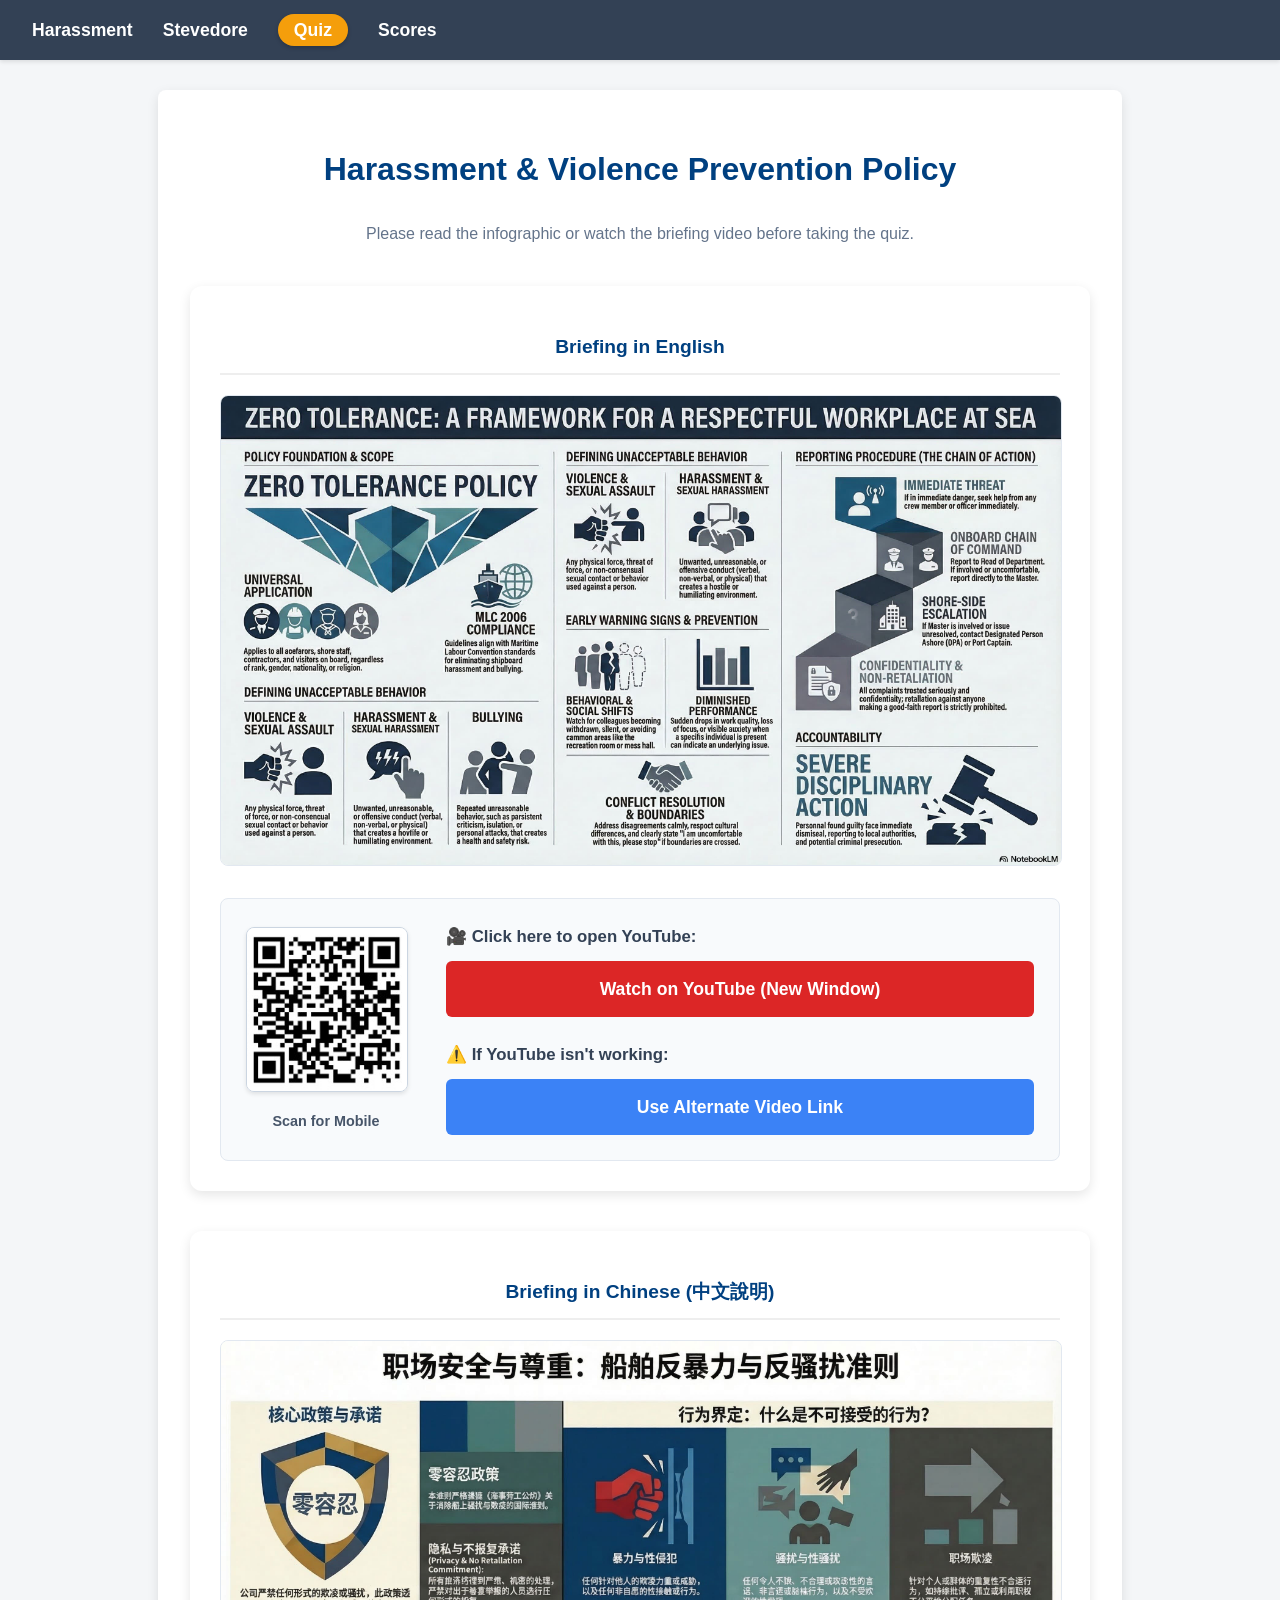
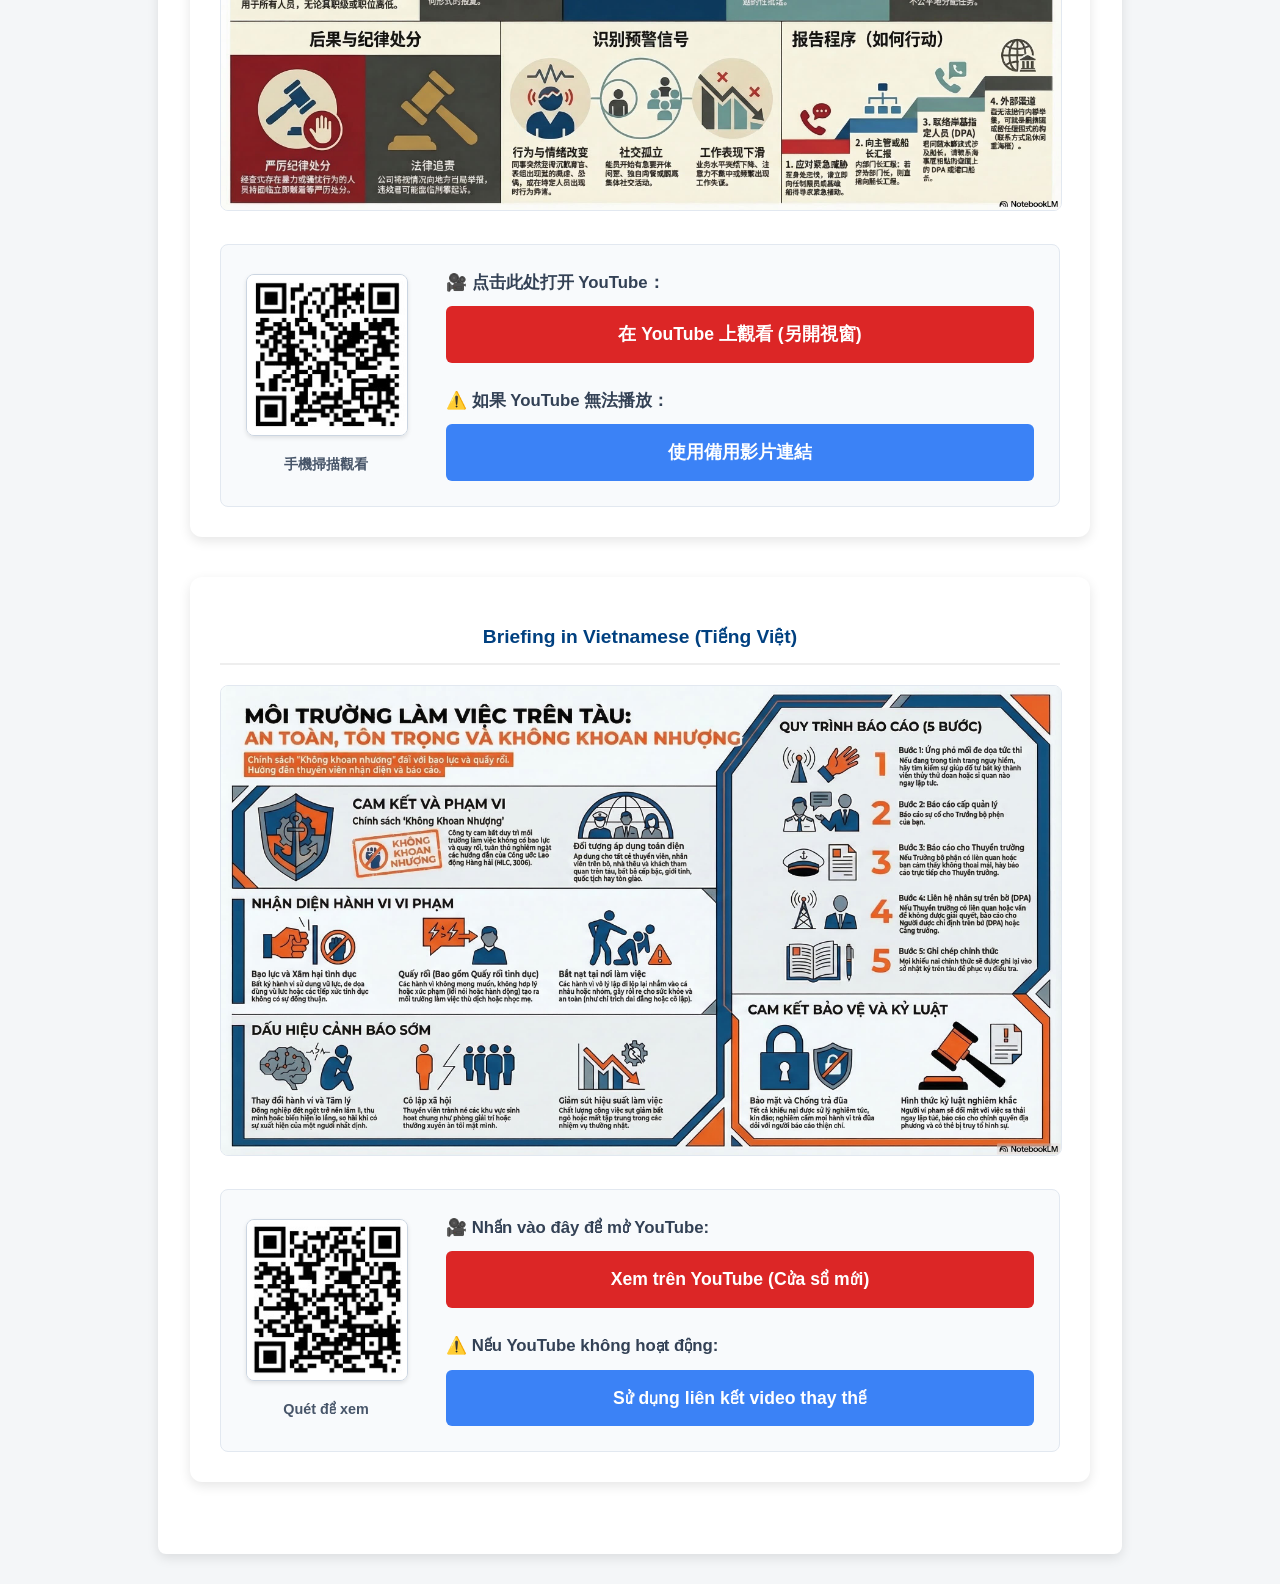
<file: index.html>
<!DOCTYPE html>
<html lang="zh-TW">
<head>
    <meta charset="UTF-8">
    <meta name="viewport" content="width=device-width, initial-scale=1.0">
    <title>Harassment - Ship Briefing</title>
    <link rel="stylesheet" href="style.css">
    <style>
        nav {
            position: sticky !important;
            top: 0 !important;
            z-index: 1000 !important;
        }
        
        /* 頁面主要內容區域 */
        .content-section {
            background: #fff;
            padding: 30px;
            border-radius: 12px;
            box-shadow: 0 4px 12px rgba(0,0,0,0.1);
            margin-bottom: 40px;
        }
        .content-section h2 {
            color: #004080;
            border-bottom: 2px solid #eee;
            padding-bottom: 10px;
            margin-bottom: 20px;
            text-align: center;
        }

        /* 資訊圖表樣式 */
        .info-img {
            width: 100%;
            height: auto;
            border-radius: 8px;
            margin-bottom: 25px;
            border: 1px solid #e2e8f0;
        }

        /* 底部控制區塊 (QR Code + 按鈕) */
        .bottom-controls {
            display: flex;
            align-items: center;
            gap: 40px;
            background: #f8fafc;
            padding: 25px;
            border-radius: 8px;
            border: 1px solid #e2e8f0;
        }

        /* 左側 QR Code */
        .qr-container {
            flex: 0 0 160px; /* 固定寬度 */
            text-align: center;
        }
        .qr-container img {
            width: 100%;
            height: auto;
            border-radius: 8px;
            box-shadow: 0 2px 4px rgba(0,0,0,0.1);
            border: 1px solid #cbd5e1;
        }
        .qr-container span {
            display: block;
            margin-top: 10px;
            font-size: 0.9rem;
            color: #475569;
            font-weight: bold;
        }

        /* 右側按鈕連結區 */
        .links-container {
            flex: 1;
            display: flex;
            flex-direction: column;
            gap: 15px;
        }
        .links-container p {
            margin: 0 0 -5px 0; /* 微調與按鈕的間距 */
            color: #334155;
            font-weight: 600;
            font-size: 1.05rem;
        }

        /* 按鈕共用樣式 */
        .action-link {
            display: inline-block;
            padding: 14px 20px;
            border-radius: 6px;
            text-decoration: none;
            font-weight: bold;
            text-align: center;
            transition: 0.2s;
            font-size: 1.1rem;
        }
        /* YouTube 按鈕 */
        .yt-link {
            background: #dc2626; /* YouTube 紅色 */
            color: white;
        }
        .yt-link:hover {
            background: #b91c1c;
            color: white;
            text-decoration: none;
            box-shadow: 0 4px 6px rgba(220, 38, 38, 0.3);
        }
        /* 替代網頁按鈕 */
        .alt-link {
            background: #3b82f6; /* 穩定的藍色 */
            color: white;
        }
        .alt-link:hover {
            background: #2563eb;
            color: white;
            text-decoration: none;
            box-shadow: 0 4px 6px rgba(59, 130, 246, 0.3);
        }

        /* 響應式設計：手機版時改為上下排列 */
        @media (max-width: 768px) {
            .bottom-controls {
                flex-direction: column;
                text-align: center;
                gap: 20px;
            }
            .qr-container { flex: 0 0 140px; }
            .links-container { width: 100%; }
        }
    </style>
</head>
<body>
    <nav>
        <ul>
            <li><a href="index.html">Harassment</a></li>
            <li><a href="stevedore.html">Stevedore</a></li>
            <li><a href="quiz.html" class="quiz-btn">Quiz</a></li>
            <li><a href="scores.html">Scores</a></li>
        </ul>
    </nav>
    
    <main>
        <h1 style="color: #004080; border-bottom: none; margin-bottom: 10px;">Harassment & Violence Prevention Policy</h1>
        <p style="text-align: center; color: #64748b; margin-bottom: 40px;">Please read the infographic or watch the briefing video before taking the quiz.</p>
        
        <div class="content-section">
            <h2>Briefing in English</h2>
            <img src="H-E.jpg" alt="English Infographic" class="info-img">
            
            <div class="bottom-controls">
                <div class="qr-container">
                    <img src="QR-E.jpg" alt="Scan QR to watch">
                    <span>Scan for Mobile</span>
                </div>
                <div class="links-container">
                    <p>🎥 Click here to open YouTube:</p>
                    <a href="https://www.youtube.com/watch?v=yP80RVxIHP4" target="_blank" class="action-link yt-link">Watch on YouTube (New Window)</a>
                    
                    <p style="margin-top: 10px;">⚠️ If YouTube isn't working:</p>
                    <a href="https://briefing-gd.vercel.app/" target="_self" class="action-link alt-link">Use Alternate Video Link</a>
                </div>
            </div>
        </div>

        <div class="content-section">
            <h2>Briefing in Chinese (中文說明)</h2>
            <img src="H-C.jpg" alt="Chinese Infographic" class="info-img">
            
            <div class="bottom-controls">
                <div class="qr-container">
                    <img src="QR-C.jpg" alt="Scan QR to watch">
                    <span>手機掃描觀看</span>
                </div>
                <div class="links-container">
                    <p>🎥 点击此处打开 YouTube：</p>
                    <a href="https://www.youtube.com/watch?v=OuN2ApAGF8M" target="_blank" class="action-link yt-link">在 YouTube 上觀看 (另開視窗)</a>
                    
                    <p style="margin-top: 10px;">⚠️ 如果 YouTube 無法播放：</p>
                    <a href="https://briefing-gd.vercel.app/" target="_self" class="action-link alt-link">使用備用影片連結</a>
                </div>
            </div>
        </div>

        <div class="content-section">
            <h2>Briefing in Vietnamese (Tiếng Việt)</h2>
            <img src="H-V.jpg" alt="Vietnamese Infographic" class="info-img">
            
            <div class="bottom-controls">
                <div class="qr-container">
                    <img src="QR-V.jpg" alt="Scan QR to watch">
                    <span>Quét để xem</span>
                </div>
                <div class="links-container">
                    <p>🎥 Nhấn vào đây để mở YouTube:</p>
                    <a href="https://www.youtube.com/watch?v=7myuZBi0_0k" target="_blank" class="action-link yt-link">Xem trên YouTube (Cửa sổ mới)</a>
                    
                    <p style="margin-top: 10px;">⚠️ Nếu YouTube không hoạt động:</p>
                    <a href="https://briefing-gd.vercel.app/" target="_self" class="action-link alt-link">Sử dụng liên kết video thay thế</a>
                </div>
            </div>
        </div>
    </main>
</body>
</html>
</file>
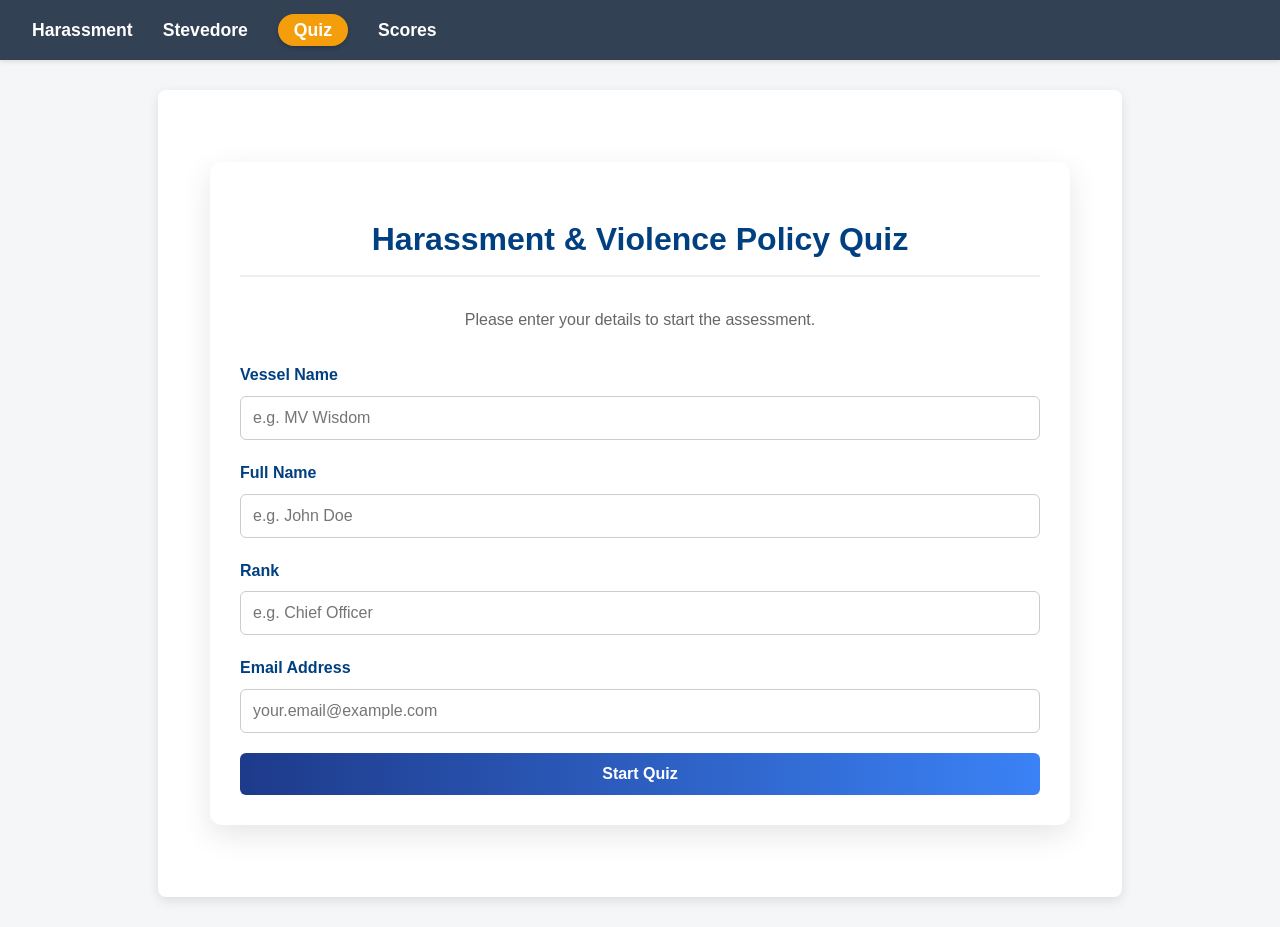
<file: quiz.html>
<!DOCTYPE html>
<html lang="en">
<head>
    <meta charset="UTF-8">
    <meta name="viewport" content="width=device-width, initial-scale=1.0">
    <title>Quiz - Ship Briefing</title>
    <link rel="stylesheet" href="style.css">
    <style>
        /* Quiz 專屬科技感樣式 */
        .quiz-container { max-width: 800px; margin: 40px auto; background: #fff; padding: 30px; border-radius: 12px; box-shadow: 0 10px 30px rgba(0,0,0,0.1); }
        .form-group { margin-bottom: 20px; }
        .form-group label { display: block; margin-bottom: 8px; font-weight: bold; color: #004080; }
        .form-group input { width: 100%; padding: 12px; border: 1px solid #ccc; border-radius: 6px; box-sizing: border-box; font-size: 16px; }
        .btn { background: linear-gradient(90deg, #1e3a8a 0%, #3b82f6 100%); color: white; border: none; padding: 12px 24px; font-size: 16px; border-radius: 6px; cursor: pointer; transition: 0.3s; display: block; width: 100%; font-weight: bold; }
        .btn:hover { opacity: 0.9; box-shadow: 0 4px 12px rgba(59, 130, 246, 0.4); }
        .btn:disabled { background: #94a3b8; cursor: not-allowed; box-shadow: none; }
        
        /* 題目排版 */
        .question-block { margin-bottom: 40px; padding-bottom: 20px; border-bottom: 1px solid #eee; }
        .question-text { font-size: 1.15rem; font-weight: bold; margin-bottom: 20px; color: #1e3a8a; line-height: 1.5; }
        .lang-sub-q { display: block; font-size: 0.95rem; color: #555; font-weight: normal; margin-top: 4px; }
        .options-list { display: flex; flex-direction: column; gap: 12px; }
        .option-item { display: flex; align-items: flex-start; background: #f8fafc; border: 1px solid #e2e8f0; padding: 16px; border-radius: 8px; cursor: pointer; transition: 0.2s; }
        .option-item:hover { background: #e0f2fe; border-color: #7dd3fc; }
        .option-item input[type="radio"] { margin-top: 5px; margin-right: 15px; transform: scale(1.2); cursor: pointer; }
        .option-text-container { display: flex; flex-direction: column; gap: 4px; }
        .lang-en { font-weight: 600; color: #333; font-size: 1.05rem; }
        .lang-sub-opt { font-size: 0.9rem; color: #64748b; }

        /* 結果與載入畫面 */
        #result-screen { display: none; text-align: center; padding: 40px 20px; }
        .score-display { font-size: 3.5rem; color: #004080; font-weight: bold; margin: 20px 0; }
        .success-msg { color: #15803d; font-size: 1.2rem; margin-top: 20px; font-weight: 500; }
        .info-msg { color: #64748b; margin-top: 10px; }
        
        #loading-screen { display: none; text-align: center; padding: 50px; }
        .spinner { border: 4px solid #f3f3f3; border-top: 4px solid #3b82f6; border-radius: 50%; width: 40px; height: 40px; animation: spin 1s linear infinite; margin: 0 auto 20px; }
        @keyframes spin { 0% { transform: rotate(0deg); } 100% { transform: rotate(360deg); } }

        nav { position: sticky !important; top: 0 !important; z-index: 1000 !important; }
        .hidden { display: none !important; }
    </style>
</head>
<body>
    <nav>
        <ul>
            <li><a href="index.html">Harassment</a></li>
            <li><a href="stevedore.html">Stevedore</a></li>
            <li><a href="quiz.html" class="quiz-btn">Quiz</a></li>
            <li><a href="scores.html">Scores</a></li>
        </ul>
    </nav>
    
    <main>
        <div class="quiz-container">
            <div id="info-screen">
                <h1 style="color: #004080; text-align: center;">Harassment & Violence Policy Quiz</h1>
                <p style="text-align: center; color: #666; margin-bottom: 30px;">Please enter your details to start the assessment.</p>
                
                <div class="form-group"><label>Vessel Name</label><input type="text" id="vesselName" required placeholder="e.g. MV Wisdom"></div>
                <div class="form-group"><label>Full Name</label><input type="text" id="userName" required placeholder="e.g. John Doe"></div>
                <div class="form-group"><label>Rank</label><input type="text" id="userRank" required placeholder="e.g. Chief Officer"></div>
                <div class="form-group"><label>Email Address</label><input type="email" id="userEmail" required placeholder="your.email@example.com"></div>
                <button class="btn" onclick="startQuiz()">Start Quiz</button>
            </div>

            <div id="quiz-screen" class="hidden">
                <div id="quiz-content"></div>
                <button class="btn" id="submit-btn" onclick="submitQuiz()" style="margin-top: 20px;">Submit Answers</button>
            </div>

            <div id="loading-screen" class="hidden">
                <div class="spinner"></div>
                <h2 style="color:#1e3a8a;">Submitting your test...</h2>
                <p style="color:#64748b;">Please wait, your score is being calculated and saved.</p>
            </div>

            <div id="result-screen" class="hidden">
                <h1>Assessment Completed!</h1>
                <div class="score-display"><span id="final-score">0</span>%</div>
                <p class="success-msg">Your result has been successfully recorded and the report has been sent.</p>
                <p class="info-msg">You can check your detailed review in your Email, or view all records on the <a href="scores.html" style="color:#3b82f6; text-decoration:underline;">Scores page</a>.</p>
                
                <button class="btn" onclick="location.reload()" style="margin-top: 30px; width: auto; padding: 10px 30px; margin: 40px auto 0;">Take Another Quiz</button>
            </div>
        </div>
    </main>

    <script>
        // ⭐ 將這裡替換成您部署 GAS 後取得的 Web App URL ⭐
        const GAS_URL = "https://script.google.com/macros/s/AKfycbz8WbXiYWBihL9L_gqElxeHRVEUbt3jaDm0k-Xjwvf00pKn_ZWTSjAeMg3Bn6UAlT_dvQ/exec"; 

        let allQuestions = [];
        let selectedQuestions = [];
        let userInfo = {};

        window.onload = async () => {
            try {
                const response = await fetch('./harassment.json');
                allQuestions = await response.json();
            } catch (error) {
                console.error("Failed to load questions", error);
                alert("Error loading quiz data. Please check the network.");
            }
        };

        function startQuiz() {
            userInfo = {
                vessel: document.getElementById('vesselName').value.trim(),
                name: document.getElementById('userName').value.trim(),
                rank: document.getElementById('userRank').value.trim(),
                email: document.getElementById('userEmail').value.trim()
            };
            if(!userInfo.vessel || !userInfo.name || !userInfo.rank || !userInfo.email) {
                alert("Please fill in all fields."); return;
            }
            selectedQuestions = allQuestions.sort(() => 0.5 - Math.random()).slice(0, 10);
            renderQuiz();
            document.getElementById('info-screen').classList.add('hidden');
            document.getElementById('quiz-screen').classList.remove('hidden');
        }

        function renderQuiz() {
            const container = document.getElementById('quiz-content');
            container.innerHTML = '';
            selectedQuestions.forEach((q, index) => {
                const block = document.createElement('div');
                block.className = 'question-block';
                let optionsHtml = '';
                q.options.forEach((opt, optIndex) => {
                    optionsHtml += `<label class="option-item"><input type="radio" name="q${index}" value="${optIndex}"><div class="option-text-container"><span class="lang-en">${opt.en}</span><span class="lang-sub-opt">${opt['zh-CN']}</span><span class="lang-sub-opt">${opt['vi']}</span></div></label>`;
                });
                block.innerHTML = `<div class="question-text">${index + 1}. ${q.question.en}<span class="lang-sub-q">${q.question['zh-CN']}</span><span class="lang-sub-q">${q.question['vi']}</span></div><div class="options-list">${optionsHtml}</div>`;
                container.appendChild(block);
            });
        }

        async function submitQuiz() {
            let score = 0;
            let reviewText = ""; 

            for (let i = 0; i < selectedQuestions.length; i++) {
                const selectedOption = document.querySelector(`input[name="q${i}"]:checked`);
                if (!selectedOption) { alert(`Please answer question ${i + 1}`); return; }
                
                const answerIndex = parseInt(selectedOption.value);
                const q = selectedQuestions[i];
                const isCorrect = answerIndex === q.correct_answer_index;
                if (isCorrect) score += 10;

                reviewText += `Q${i+1}: ${q.question.en}\n`;
                reviewText += `Your Answer: ${q.options[answerIndex].en}\n`;
                if (!isCorrect) reviewText += `Correct Answer: ${q.options[q.correct_answer_index].en}\n`;
                reviewText += `Result: ${isCorrect ? "✅ Correct" : "❌ Incorrect"}\n\n`;
            }

            // 顯示載入畫面，隱藏按鈕防連點
            document.getElementById('quiz-screen').classList.add('hidden');
            document.getElementById('loading-screen').classList.remove('hidden');
            document.getElementById('final-score').innerText = score;

            // 呼叫 GAS API 儲存並發信
            const payload = {
                action: "submitQuiz",
                vessel: userInfo.vessel,
                name: userInfo.name,
                rank: userInfo.rank,
                email: userInfo.email,
                score: score,
                reviewText: reviewText
            };

            try {
                const response = await fetch(GAS_URL, {
                    method: 'POST',
                    body: JSON.stringify(payload)
                });
                const result = await response.json();
                
                if(result.status === 'success') {
                    document.getElementById('loading-screen').classList.add('hidden');
                    document.getElementById('result-screen').classList.remove('hidden');
                } else {
                    throw new Error(result.message);
                }
            } catch (error) {
                console.error("Submission failed:", error);
                alert("Failed to submit score. Please try again or contact administrator.");
                document.getElementById('loading-screen').classList.add('hidden');
                document.getElementById('quiz-screen').classList.remove('hidden');
            }
        }
    </script>
</body>
</html>
</file>
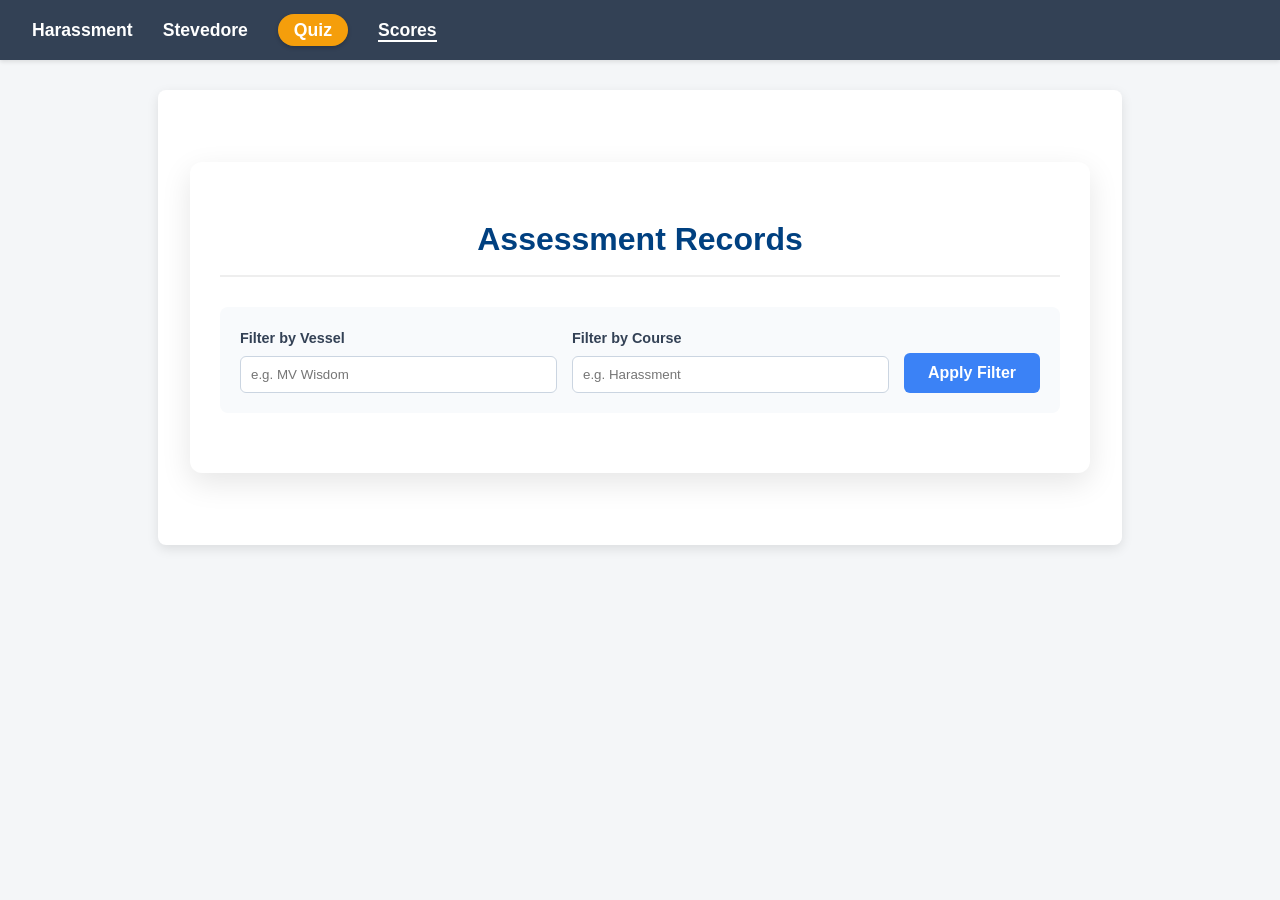
<file: scores.html>
<!DOCTYPE html>
<html lang="en">
<head>
    <meta charset="UTF-8">
    <meta name="viewport" content="width=device-width, initial-scale=1.0">
    <title>Quiz Scores - Ship Briefing</title>
    <link rel="stylesheet" href="style.css">
    <style>
        .scores-container { max-width: 1000px; margin: 40px auto; background: #fff; padding: 30px; border-radius: 12px; box-shadow: 0 10px 30px rgba(0,0,0,0.1); }
        .page-title { color: #004080; text-align: center; margin-bottom: 30px; font-size: 2rem; }
        
        /* 篩選器區塊 */
        .filter-section { display: flex; gap: 15px; margin-bottom: 30px; background: #f8fafc; padding: 20px; border-radius: 8px; align-items: flex-end; flex-wrap: wrap; }
        .filter-group { flex: 1; min-width: 200px; }
        .filter-group label { display: block; margin-bottom: 6px; font-weight: bold; color: #334155; font-size: 0.9rem; }
        .filter-group input { width: 100%; padding: 10px; border: 1px solid #cbd5e1; border-radius: 6px; box-sizing: border-box; }
        .filter-btn { background: #3b82f6; color: white; border: none; padding: 10px 24px; font-size: 1rem; border-radius: 6px; cursor: pointer; font-weight: bold; height: 40px; transition: 0.2s; }
        .filter-btn:hover { background: #2563eb; }

        /* 表格樣式 */
        .table-wrapper { overflow-x: auto; }
        table { width: 100%; border-collapse: collapse; text-align: left; }
        th, td { padding: 12px 15px; border-bottom: 1px solid #e2e8f0; }
        th { background-color: #f1f5f9; color: #475569; font-weight: bold; white-space: nowrap; }
        tr:hover { background-color: #f8fafc; }
        
        .score-good { color: #15803d; font-weight: bold; }
        .score-bad { color: #dc2626; font-weight: bold; }
        
        #loading { text-align: center; padding: 40px; color: #64748b; font-size: 1.1rem; }
        .spinner { display: inline-block; width: 30px; height: 30px; border: 3px solid rgba(59,130,246,0.3); border-radius: 50%; border-top-color: #3b82f6; animation: spin 1s ease-in-out infinite; margin-bottom: 10px; }
        @keyframes spin { to { transform: rotate(360deg); } }
        
        nav { position: sticky !important; top: 0 !important; z-index: 1000 !important; }
        .hidden { display: none !important; }
    </style>
</head>
<body>
    <nav>
        <ul>
            <li><a href="index.html">Harassment</a></li>
            <li><a href="stevedore.html">Stevedore</a></li>
            <li><a href="quiz.html" class="quiz-btn">Quiz</a></li>
            <li><a href="scores.html" style="font-weight:bold; border-bottom: 2px solid white;">Scores</a></li>
        </ul>
    </nav>
    
    <main>
        <div class="scores-container">
            <h1 class="page-title">Assessment Records</h1>
            
            <div class="filter-section">
                <div class="filter-group">
                    <label>Filter by Vessel</label>
                    <input type="text" id="vessel-filter" placeholder="e.g. MV Wisdom">
                </div>
                <div class="filter-group">
                    <label>Filter by Course</label>
                    <input type="text" id="course-filter" placeholder="e.g. Harassment">
                </div>
                <button class="filter-btn" onclick="fetchScores()">Apply Filter</button>
            </div>

            <div id="loading">
                <div class="spinner"></div><br>
                Fetching records...
            </div>

            <div class="table-wrapper">
                <table id="scores-table" class="hidden">
                    <thead>
                        <tr>
                            <th>Date (GMT+0)</th>
                            <th>Vessel</th>
                            <th>Name</th>
                            <th>Rank</th>
                            <th>Course</th>
                            <th>Score</th>
                        </tr>
                    </thead>
                    <tbody id="table-body">
                        </tbody>
                </table>
            </div>
            
            <div id="no-data" class="hidden" style="text-align: center; padding: 40px; color: #94a3b8;">
                No matching records found.
            </div>
        </div>
    </main>

    <script>
        // ⭐ 將這裡替換成您部署 GAS 後取得的 Web App URL ⭐
        const GAS_URL = "https://script.google.com/macros/s/AKfycbz8WbXiYWBihL9L_gqElxeHRVEUbt3jaDm0k-Xjwvf00pKn_ZWTSjAeMg3Bn6UAlT_dvQ/exec"; 

        // 頁面載入時自動取得最新的 25 筆
        window.onload = () => {
            fetchScores(true);
        };

        async function fetchScores(isInitialLoad = false) {
            const table = document.getElementById('scores-table');
            const tbody = document.getElementById('table-body');
            const loading = document.getElementById('loading');
            const noData = document.getElementById('no-data');
            
            const vesselFilter = document.getElementById('vessel-filter').value.trim();
            const courseFilter = document.getElementById('course-filter').value.trim();

            // 準備 Request 資料
            const payload = {
                action: "getScores",
                filterVessel: vesselFilter,
                filterCourse: courseFilter,
                limit: isInitialLoad ? 25 : 9999 // 首次載入只抓 25 筆，若有套用條件則抓所有符合的(兩年內)
            };

            // 切換 UI 狀態
            table.classList.add('hidden');
            noData.classList.add('hidden');
            loading.classList.remove('hidden');
            tbody.innerHTML = '';

            try {
                const response = await fetch(GAS_URL, {
                    method: 'POST',
                    body: JSON.stringify(payload)
                });
                
                const result = await response.json();
                
                if (result.status === 'success') {
                    const data = result.data;
                    
                    if (data.length === 0) {
                        noData.classList.remove('hidden');
                    } else {
                        // 填入表格
                        data.forEach(row => {
                            const scoreClass = parseInt(row.score) >= 80 ? 'score-good' : 'score-bad';
                            const tr = document.createElement('tr');
                            tr.innerHTML = `
                                <td>${row.date}</td>
                                <td>${row.vessel}</td>
                                <td>${row.name}</td>
                                <td>${row.rank}</td>
                                <td>${row.course}</td>
                                <td class="${scoreClass}">${row.score}%</td>
                            `;
                            tbody.appendChild(tr);
                        });
                        table.classList.remove('hidden');
                    }
                } else {
                    alert("Error fetching data: " + result.message);
                }
            } catch (error) {
                console.error("Fetch error:", error);
                alert("Network error while fetching scores.");
            } finally {
                loading.classList.add('hidden');
            }
        }
    </script>
</body>
</html>
</file>
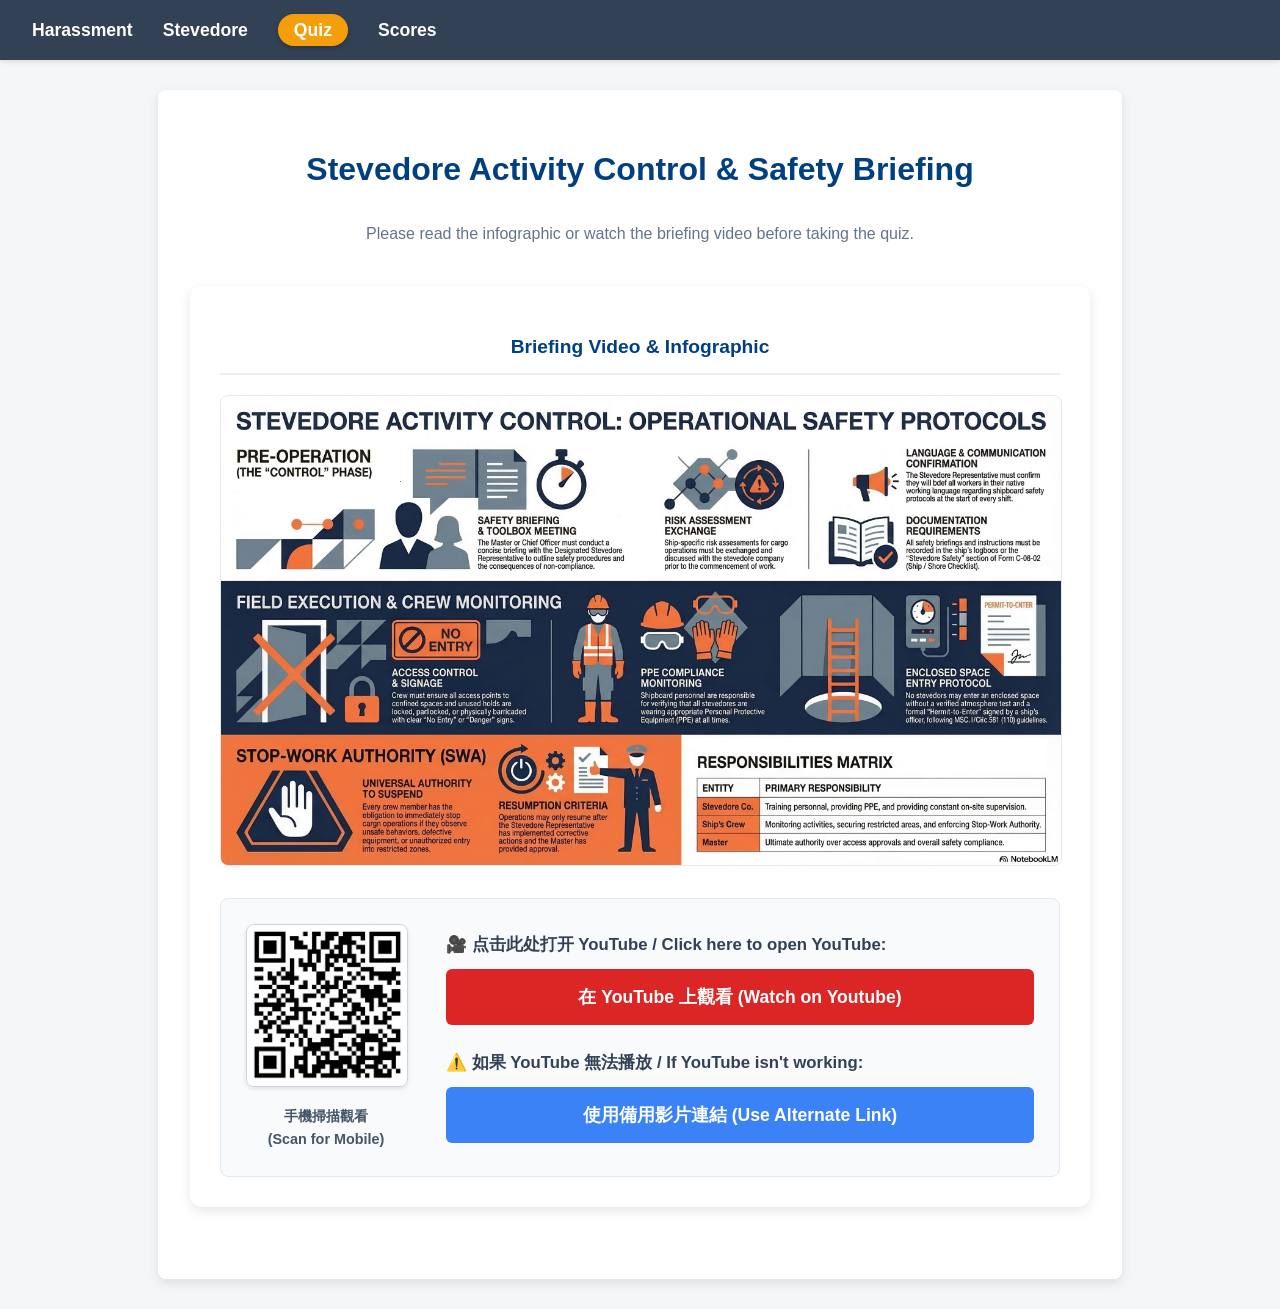
<file: stevedore.html>
<!DOCTYPE html>
<html lang="zh-TW">
<head>
    <meta charset="UTF-8">
    <meta name="viewport" content="width=device-width, initial-scale=1.0">
    <title>Stevedore - Ship Briefing</title>
    <link rel="stylesheet" href="style.css">
    <style>
        nav {
            position: sticky !important;
            top: 0 !important;
            z-index: 1000 !important;
        }
        
        /* 頁面主要內容區域 */
        .content-section {
            background: #fff;
            padding: 30px;
            border-radius: 12px;
            box-shadow: 0 4px 12px rgba(0,0,0,0.1);
            margin-bottom: 40px;
        }
        .content-section h2 {
            color: #004080;
            border-bottom: 2px solid #eee;
            padding-bottom: 10px;
            margin-bottom: 20px;
            text-align: center;
        }

        /* 資訊圖表樣式 */
        .info-img {
            width: 100%;
            height: auto;
            border-radius: 8px;
            margin-bottom: 25px;
            border: 1px solid #e2e8f0;
        }

        /* 底部控制區塊 (QR Code + 按鈕) */
        .bottom-controls {
            display: flex;
            align-items: center;
            gap: 40px;
            background: #f8fafc;
            padding: 25px;
            border-radius: 8px;
            border: 1px solid #e2e8f0;
        }

        /* 左側 QR Code */
        .qr-container {
            flex: 0 0 160px; /* 固定寬度 */
            text-align: center;
        }
        .qr-container img {
            width: 100%;
            height: auto;
            border-radius: 8px;
            box-shadow: 0 2px 4px rgba(0,0,0,0.1);
            border: 1px solid #cbd5e1;
        }
        .qr-container span {
            display: block;
            margin-top: 10px;
            font-size: 0.9rem;
            color: #475569;
            font-weight: bold;
        }

        /* 右側按鈕連結區 */
        .links-container {
            flex: 1;
            display: flex;
            flex-direction: column;
            gap: 15px;
        }
        .links-container p {
            margin: 0 0 -5px 0; /* 微調與按鈕的間距 */
            color: #334155;
            font-weight: 600;
            font-size: 1.05rem;
        }

        /* 按鈕共用樣式 */
        .action-link {
            display: inline-block;
            padding: 14px 20px;
            border-radius: 6px;
            text-decoration: none;
            font-weight: bold;
            text-align: center;
            transition: 0.2s;
            font-size: 1.1rem;
        }
        /* YouTube 按鈕 */
        .yt-link {
            background: #dc2626; /* YouTube 紅色 */
            color: white;
        }
        .yt-link:hover {
            background: #b91c1c;
            color: white;
            text-decoration: none;
            box-shadow: 0 4px 6px rgba(220, 38, 38, 0.3);
        }
        /* 替代網頁按鈕 */
        .alt-link {
            background: #3b82f6; /* 穩定的藍色 */
            color: white;
        }
        .alt-link:hover {
            background: #2563eb;
            color: white;
            text-decoration: none;
            box-shadow: 0 4px 6px rgba(59, 130, 246, 0.3);
        }

        /* 響應式設計：手機版時改為上下排列 */
        @media (max-width: 768px) {
            .bottom-controls {
                flex-direction: column;
                text-align: center;
                gap: 20px;
            }
            .qr-container { flex: 0 0 140px; }
            .links-container { width: 100%; }
        }
    </style>
</head>
<body>
    <nav>
        <ul>
            <li><a href="index.html">Harassment</a></li>
            <li><a href="stevedore.html">Stevedore</a></li>
            <li><a href="quiz.html" class="quiz-btn">Quiz</a></li>
            <li><a href="scores.html">Scores</a></li>
        </ul>
    </nav>
    
    <main>
        <h1 style="color: #004080; border-bottom: none; margin-bottom: 10px;">Stevedore Activity Control & Safety Briefing</h1>
        <p style="text-align: center; color: #64748b; margin-bottom: 40px;">Please read the infographic or watch the briefing video before taking the quiz.</p>
        
        <div class="content-section">
            <h2>Briefing Video & Infographic</h2>
            <img src="stevedore.jpg" alt="Stevedore Infographic" class="info-img">
            
            <div class="bottom-controls">
                <div class="qr-container">
                    <img src="QR-SD.jpg" alt="Scan QR to watch">
                    <span>手機掃描觀看<br>(Scan for Mobile)</span>
                </div>
                <div class="links-container">
                    <p>🎥 点击此处打开 YouTube / Click here to open YouTube:</p>
                    <a href="https://www.youtube.com/watch?v=HFQGKegcaz0" target="_blank" class="action-link yt-link">在 YouTube 上觀看 (Watch on Youtube)</a>
                    
                    <p style="margin-top: 10px;">⚠️ 如果 YouTube 無法播放 / If YouTube isn't working:</p>
                    <a href="https://briefing-gd.vercel.app/" target="_self" class="action-link alt-link">使用備用影片連結 (Use Alternate Link)</a>
                </div>
            </div>
        </div>
    </main>
</body>
</html>
</file>
<file: style.css>
body {
    font-family: 'Segoe UI', Tahoma, Geneva, Verdana, sans-serif;
    line-height: 1.6;
    margin: 0;
    padding: 0;
    background-color: #f4f6f8;
    color: #333;
}

nav {
    background: #334155; /* Slate 沉穩深灰藍 */
    color: #fff;
    padding: 1rem 2rem;
    box-shadow: 0 2px 4px rgba(0,0,0,0.1);
}

nav ul {
    list-style: none;
    padding: 0;
    margin: 0;
    display: flex;
    gap: 30px;
}

nav a {
    color: #fff;
    text-decoration: none;
    font-size: 1.1rem;
    font-weight: bold;
}

nav a:hover {
    text-decoration: underline;
}

main {
    padding: 2rem;
    max-width: 900px;
    margin: 30px auto;
    background: #fff;
    border-radius: 8px;
    box-shadow: 0 4px 12px rgba(0,0,0,0.1);
}

h1 {
    text-align: center;
    color: #004080;
    border-bottom: 2px solid #eee;
    padding-bottom: 10px;
    margin-bottom: 30px;
}

h2 {
    color: #555;
    font-size: 1.2rem;
}

.video-section {
    margin-bottom: 40px;
    text-align: center;
}

iframe {
    background-color: #111; /* 影片載入前顯示深底色 */
    max-width: 100%;
    border-radius: 8px;
}
/* --- Quiz 按鈕特別樣式 --- */
nav a.quiz-btn {
    background-color: #f59e0b; /* 醒目的橘黃色 */
    color: white;
    padding: 6px 16px;
    border-radius: 20px;
    box-shadow: 0 2px 4px rgba(0,0,0,0.2);
    transition: all 0.3s ease;
}

nav a.quiz-btn:hover {
    background-color: #d97706;
    text-decoration: none;
    transform: translateY(-2px);
}
</file>
